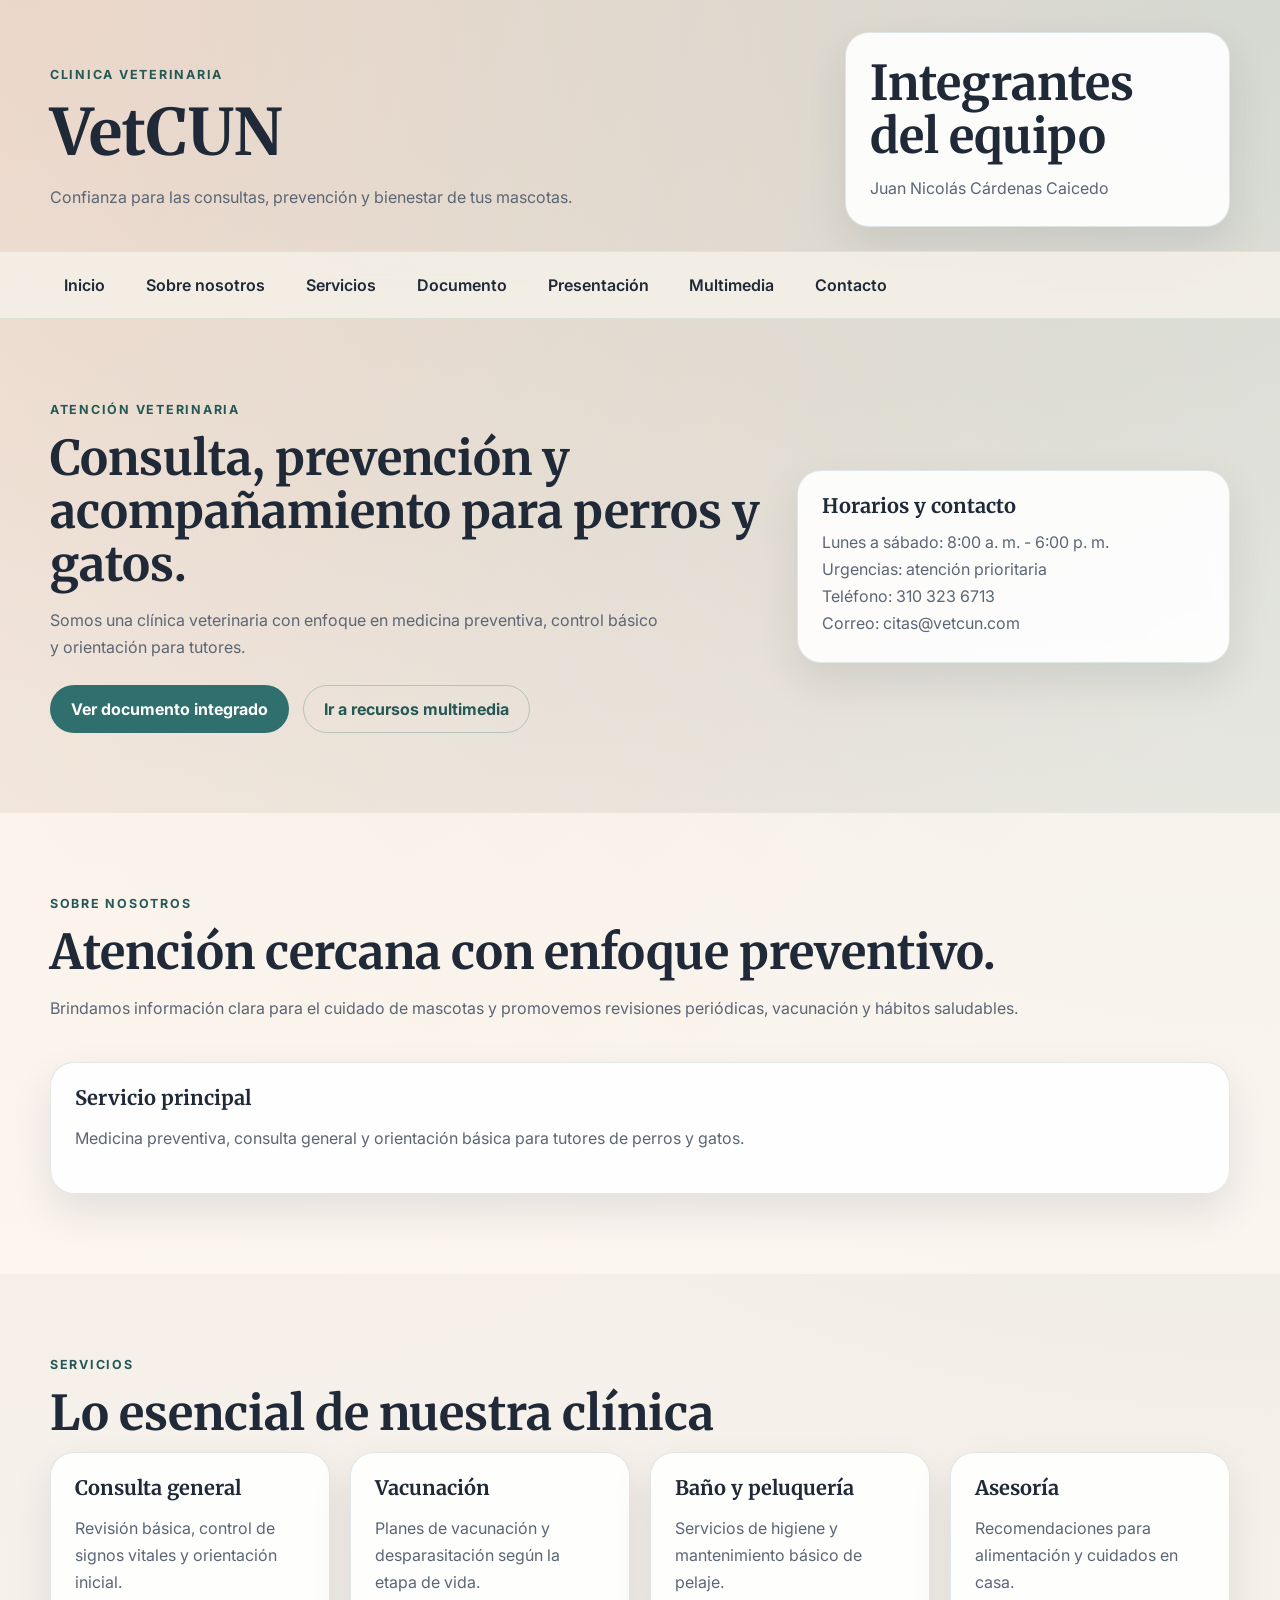
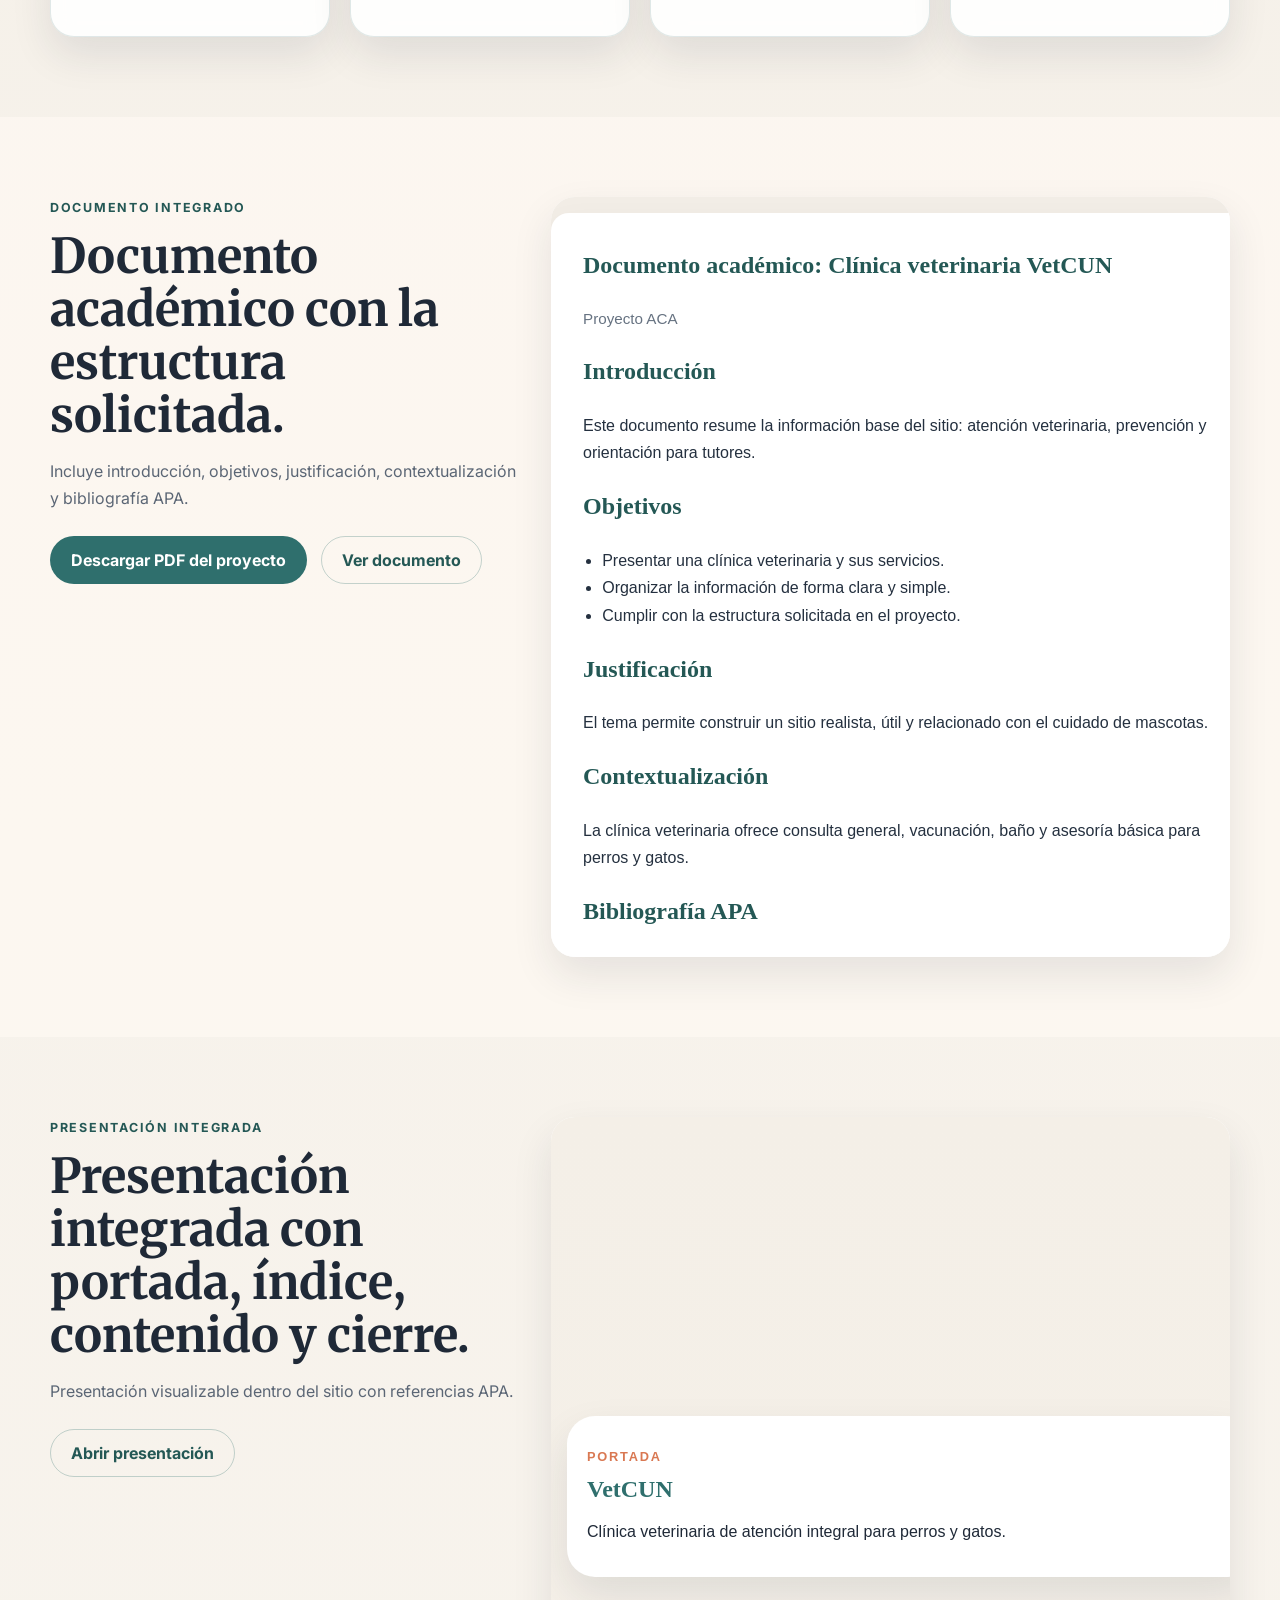
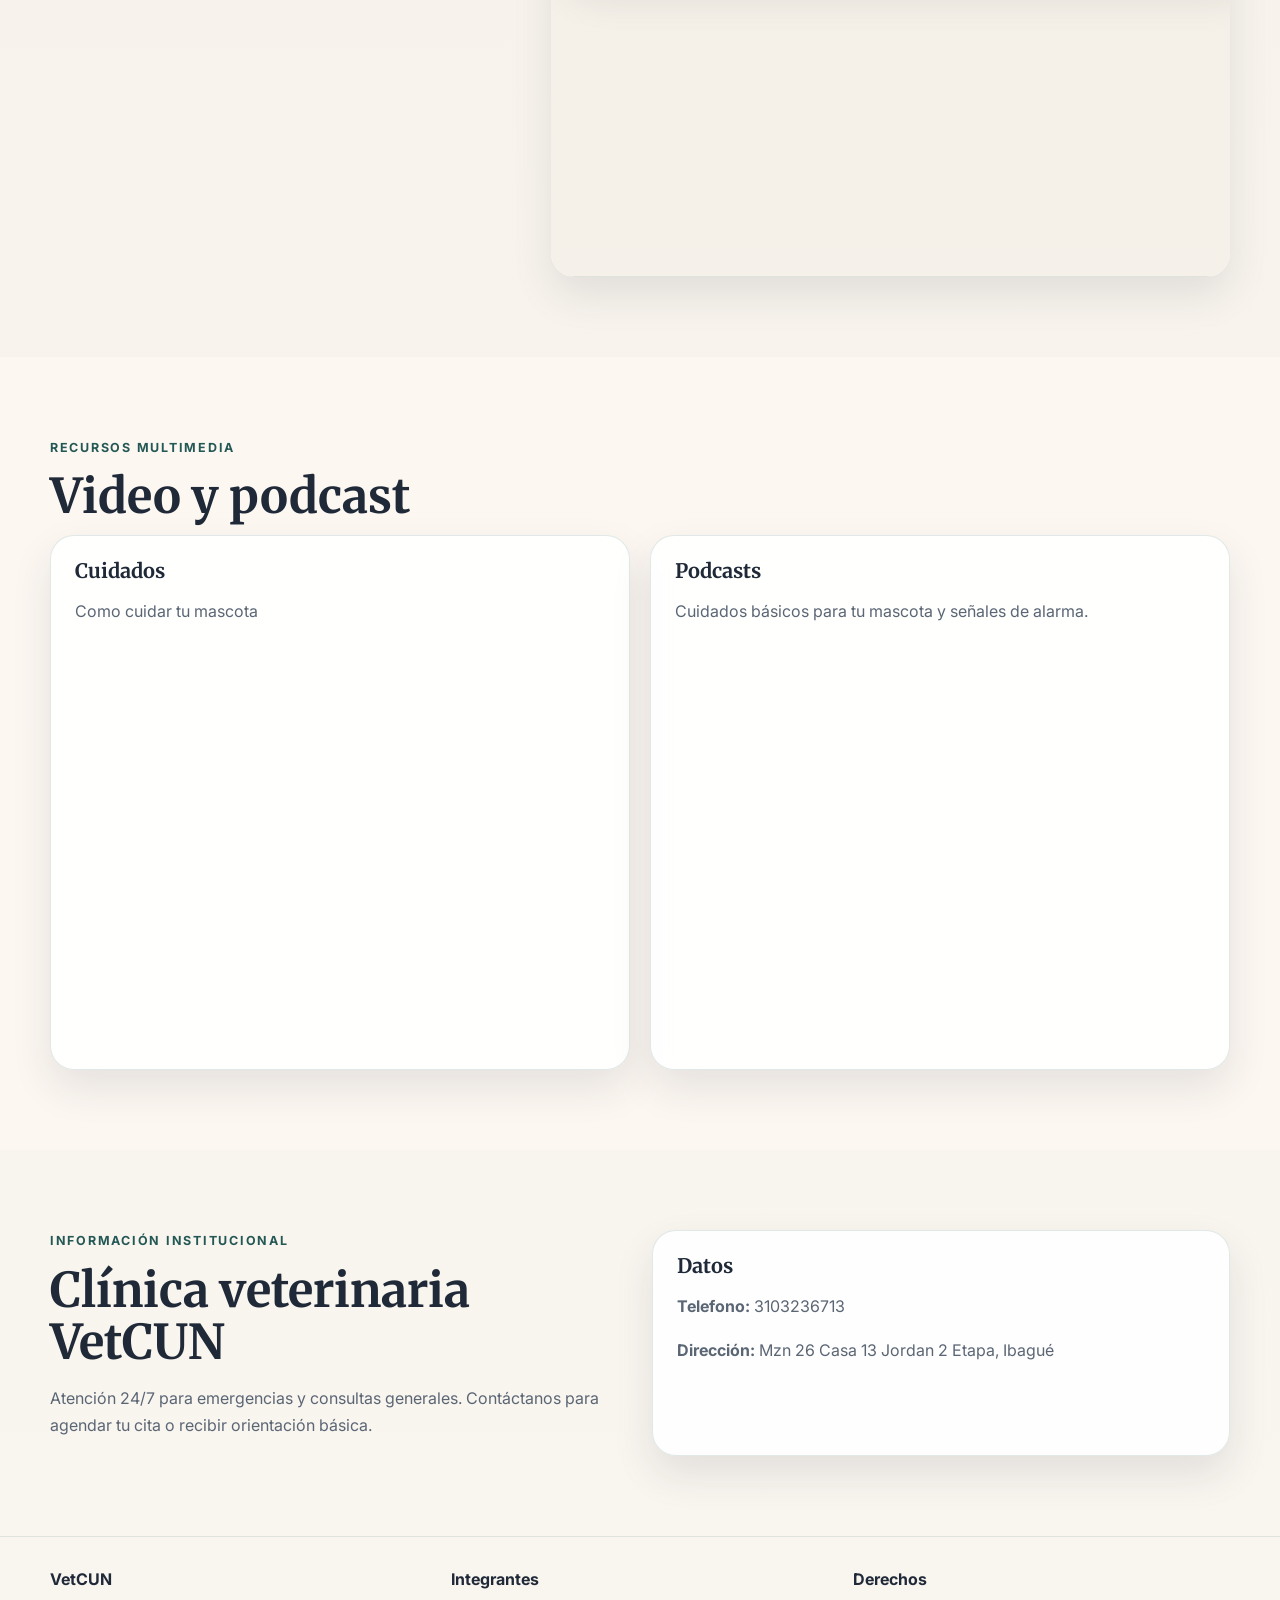
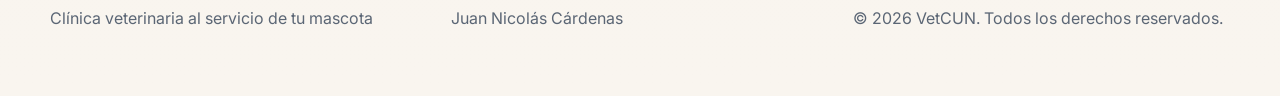
<file: index.html>
<!DOCTYPE html>
<html lang="es">
<head>
  <meta charset="UTF-8">
  <meta name="viewport" content="width=device-width, initial-scale=1.0">
  <title>VetCUN - Bienestar Veterinario</title>
  <meta name="description" content="Sitio web single page sobre bienestar y cuidado veterinario, creado como proyecto académico.">
  <link rel="preconnect" href="https://fonts.googleapis.com">
  <link rel="preconnect" href="https://fonts.gstatic.com" crossorigin>
  <link href="https://fonts.googleapis.com/css2?family=Inter:wght@400;500;600;700;800&family=Merriweather:wght@700;900&display=swap" rel="stylesheet">
  <link rel="stylesheet" href="styles.css">
</head>
<body>
  <a class="skip-link" href="#contenido">Saltar al contenido principal</a>

  <header class="site-header">
    <div class="container header-grid">
      <div>
        <p class="eyebrow">CLINICA VETERINARIA</p>
        <h1>VetCUN</h1>
        <p class="header-subtitle">Confianza para las consultas, prevención y bienestar de tus mascotas.</p>
      </div>

      <div class="team-card">
        <h2>Integrantes del equipo</h2>
        <ul>
          <li>Juan Nicolás Cárdenas Caicedo</li>
        </ul>
      </div>
    </div>

    <nav class="site-nav" aria-label="Navegación principal">
      <div class="container nav-inner">
        <a href="#inicio">Inicio</a>
        <a href="#sobre">Sobre nosotros</a>
        <a href="#servicios">Servicios</a>
        <a href="#documento">Documento</a>
        <a href="#presentacion">Presentación</a>
        <a href="#multimedia">Multimedia</a>
        <a href="#contacto">Contacto</a>
      </div>
    </nav>
  </header>

  <main id="contenido">
    <section id="inicio" class="hero section">
      <div class="container hero-grid">
        <div class="hero-copy">
          <p class="section-label">Atención veterinaria</p>
          <h2>Consulta, prevención y acompañamiento para perros y gatos.</h2>
          <p>
            Somos una clínica veterinaria con enfoque en medicina preventiva, control básico y orientación para tutores.
          </p>
          <div class="hero-actions">
            <a class="button button-primary" href="#documento">Ver documento integrado</a>
            <a class="button button-secondary" href="#multimedia">Ir a recursos multimedia</a>
          </div>
        </div>

        <aside class="hero-panel" aria-label="Resumen del proyecto">
          <h3>Horarios y contacto</h3>
          <ul>
            <li>Lunes a sábado: 8:00 a. m. - 6:00 p. m.</li>
            <li>Urgencias: atención prioritaria</li>
            <li>Teléfono: 310 323 6713</li>
            <li>Correo: citas@vetcun.com</li>
          </ul>
        </aside>
      </div>
    </section>

    <section id="sobre" class="section section-alt">
      <div class="container two-column">
        <div>
          <p class="section-label">Sobre nosotros</p>
          <h2>Atención cercana con enfoque preventivo.</h2>
          <p>
            Brindamos información clara para el cuidado de mascotas y promovemos revisiones periódicas, vacunación
            y hábitos saludables.
          </p>
        </div>
        <div class="info-card">
          <h3>Servicio principal</h3>
          <p>
            Medicina preventiva, consulta general y orientación básica para tutores de perros y gatos.
          </p>
        </div>
      </div>
    </section>

    <section id="servicios" class="section">
      <div class="container">
        <p class="section-label">Servicios</p>
        <h2>Lo esencial de nuestra clínica</h2>
        <div class="cards-grid compact-grid">
          <article class="card">
            <h3>Consulta general</h3>
            <p>Revisión básica, control de signos vitales y orientación inicial.</p>
          </article>
          <article class="card">
            <h3>Vacunación</h3>
            <p>Planes de vacunación y desparasitación según la etapa de vida.</p>
          </article>
          <article class="card">
            <h3>Baño y peluquería</h3>
            <p>Servicios de higiene y mantenimiento básico de pelaje.</p>
          </article>
          <article class="card">
            <h3>Asesoría</h3>
            <p>Recomendaciones para alimentación y cuidados en casa.</p>
          </article>
        </div>
      </div>
    </section>

    <section id="documento" class="section section-alt">
      <div class="container embedded-layout">
        <div>
          <p class="section-label">Documento integrado</p>
          <h2>Documento académico con la estructura solicitada.</h2>
          <p>
            Incluye introducción, objetivos, justificación, contextualización y bibliografía APA.
          </p>
          <div class="resource-actions">
            <a class="button button-primary" href="Página web proyecto ACA.pdf" download>Descargar PDF del proyecto</a>
            <a class="button button-secondary" href="documento-academico.html" target="_blank" rel="noopener noreferrer">Ver documento</a>
          </div>
        </div>
        <iframe title="Documento académico integrado" src="documento-academico.html"></iframe>
      </div>
    </section>

    <section id="presentacion" class="section">
      <div class="container embedded-layout alternate">
        <div>
          <p class="section-label">Presentación integrada</p>
          <h2>Presentación integrada con portada, índice, contenido y cierre.</h2>
          <p>
            Presentación visualizable dentro del sitio con referencias APA.
          </p>
          <div class="resource-actions">
            <a class="button button-secondary" href="presentacion.html" target="_blank" rel="noopener noreferrer">Abrir presentación</a>
          </div>
        </div>
        <iframe title="Presentación integrada" src="presentacion.html"></iframe>
      </div>
    </section>

    <section id="multimedia" class="section section-alt">
      <div class="container">
        <p class="section-label">Recursos multimedia</p>
        <h2>Video y podcast</h2>
        <div class="media-grid">
          <article class="media-card">
            <h3>Cuidados</h3>
            <p>Como cuidar tu mascota</p>
            <div class="video-wrapper">
              <iframe
                src="https://www.youtube.com/embed/CXzvdh4S7lk?si=jl5wc9fbbXl7BGQt"
                title="Video sobre cuidado veterinario"
                allow="accelerometer; autoplay; clipboard-write; encrypted-media; gyroscope; picture-in-picture"
                allowfullscreen></iframe>
            </div>
          </article>

          <article class="media-card">
            <h3>Podcasts</h3>
            <p>Cuidados básicos para tu mascota y señales de alarma.</p>
            <!-- <audio controls preload="none">
              <source src="https://www.soundhelix.com/examples/mp3/SoundHelix-Song-1.mp3" type="audio/mpeg">
              Tu navegador no soporta el elemento de audio.
            </audio> -->
            <iframe src="https://www.ivoox.com/player_es_podcast_835441_zp_1.html" width="100%" height="400" frameborder="0" allowfullscreen="" scrolling="no" loading="lazy"></iframe>
            <!-- <button class="button button-primary podcast-button" type="button" data-modal-open>Escuchar podcast</button> -->
          </article>
        </div>
      </div>
    </section>

    <section id="contacto" class="section">
      <div class="container contact-grid">
        <div>
          <p class="section-label">Información institucional</p>
          <h2>Clínica veterinaria VetCUN</h2>
          <p>
            Atención 24/7 para emergencias y consultas generales. Contáctanos para agendar tu cita o recibir orientación básica.
          </p>
        </div>
        <div class="info-card">
          <h3>Datos</h3>
          <p><strong>Telefono:</strong> 3103236713</p>
          <p><strong>Dirección:</strong> Mzn 26 Casa 13 Jordan 2 Etapa, Ibagué</p>
        </div>
      </div>
    </section>
  </main>

  <footer class="site-footer">
    <div class="container footer-grid">
      <div>
        <strong>VetCUN</strong>
        <p>Clínica veterinaria al servicio de tu mascota</p>
      </div>
      <div>
        <strong>Integrantes</strong>
        <p>Juan Nicolás Cárdenas</p>
      </div>
      <div>
        <strong>Derechos</strong>
        <p>© 2026 VetCUN. Todos los derechos reservados.</p>
      </div>
    </div>
  </footer>

  <dialog class="modal" id="podcast-modal" aria-labelledby="podcast-modal-title">
    <form method="dialog" class="modal-backdrop">
      <button class="sr-only" value="cancel" aria-label="Cerrar ventana">Cerrar</button>
    </form>
    <div class="modal-dialog">
      <button class="modal-close" type="submit" formmethod="dialog" value="cancel" aria-label="Cerrar ventana">×</button>
      <h2 id="podcast-modal-title">Contexto del podcast</h2>
      <p>
        El podcast resume recomendaciones prácticas sobre alimentación, higiene, vacunación y observación diaria
        para mejorar la calidad de vida de perros y gatos.
      </p>
      <p>
        Puedes usarlo como apoyo oral durante la exposición del proyecto o reemplazar el enlace por una grabación propia.
      </p>
    </div>
  </dialog>

  <script src="script.js"></script>
</body>
</html>
</file>
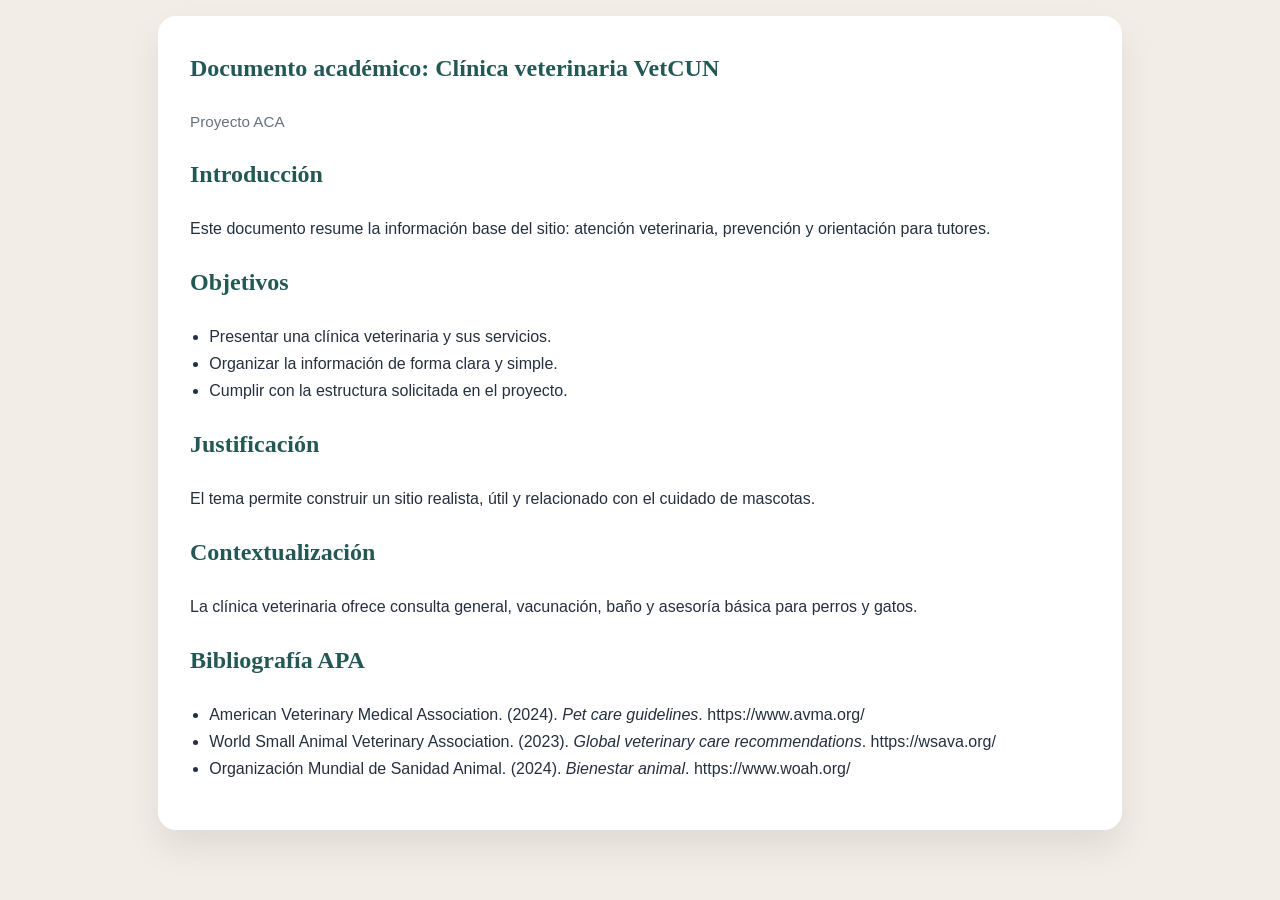
<file: documento-academico.html>
<!DOCTYPE html>
<html lang="es">
<head>
  <meta charset="UTF-8">
  <meta name="viewport" content="width=device-width, initial-scale=1.0">
  <title>Documento académico - VetCUN</title>
  <style>
    body {
      font-family: Arial, sans-serif;
      margin: 0;
      background: #f2ede6;
      color: #24303f;
      line-height: 1.7;
    }

    .page {
      width: min(900px, calc(100% - 2rem));
      margin: 1rem auto;
      background: white;
      padding: 2rem;
      border-radius: 18px;
      box-shadow: 0 18px 35px rgba(0, 0, 0, 0.08);
    }

    h1, h2 {
      font-family: Georgia, serif;
      color: #245855;
    }

    h1 {
      margin-top: 0;
    }

    .meta {
      color: #667281;
      font-size: 0.95rem;
    }

    ul {
      padding-left: 1.2rem;
    }

    a {
      color: #2f6f6d;
    }
  </style>
</head>
<body>
  <article class="page">
    <h1>Documento académico: Clínica veterinaria VetCUN</h1>
    <p class="meta">Proyecto ACA</p>

    <h2>Introducción</h2>
    <p>
      Este documento resume la información base del sitio: atención veterinaria, prevención y orientación para tutores.
    </p>

    <h2>Objetivos</h2>
    <ul>
      <li>Presentar una clínica veterinaria y sus servicios.</li>
      <li>Organizar la información de forma clara y simple.</li>
      <li>Cumplir con la estructura solicitada en el proyecto.</li>
    </ul>

    <h2>Justificación</h2>
    <p>
      El tema permite construir un sitio realista, útil y relacionado con el cuidado de mascotas.
    </p>

    <h2>Contextualización</h2>
    <p>
      La clínica veterinaria ofrece consulta general, vacunación, baño y asesoría básica para perros y gatos.
    </p>

    <h2>Bibliografía APA</h2>
    <ul>
      <li>American Veterinary Medical Association. (2024). <em>Pet care guidelines</em>. https://www.avma.org/</li>
      <li>World Small Animal Veterinary Association. (2023). <em>Global veterinary care recommendations</em>. https://wsava.org/</li>
      <li>Organización Mundial de Sanidad Animal. (2024). <em>Bienestar animal</em>. https://www.woah.org/</li>
    </ul>
  </article>
</body>
</html>
</file>
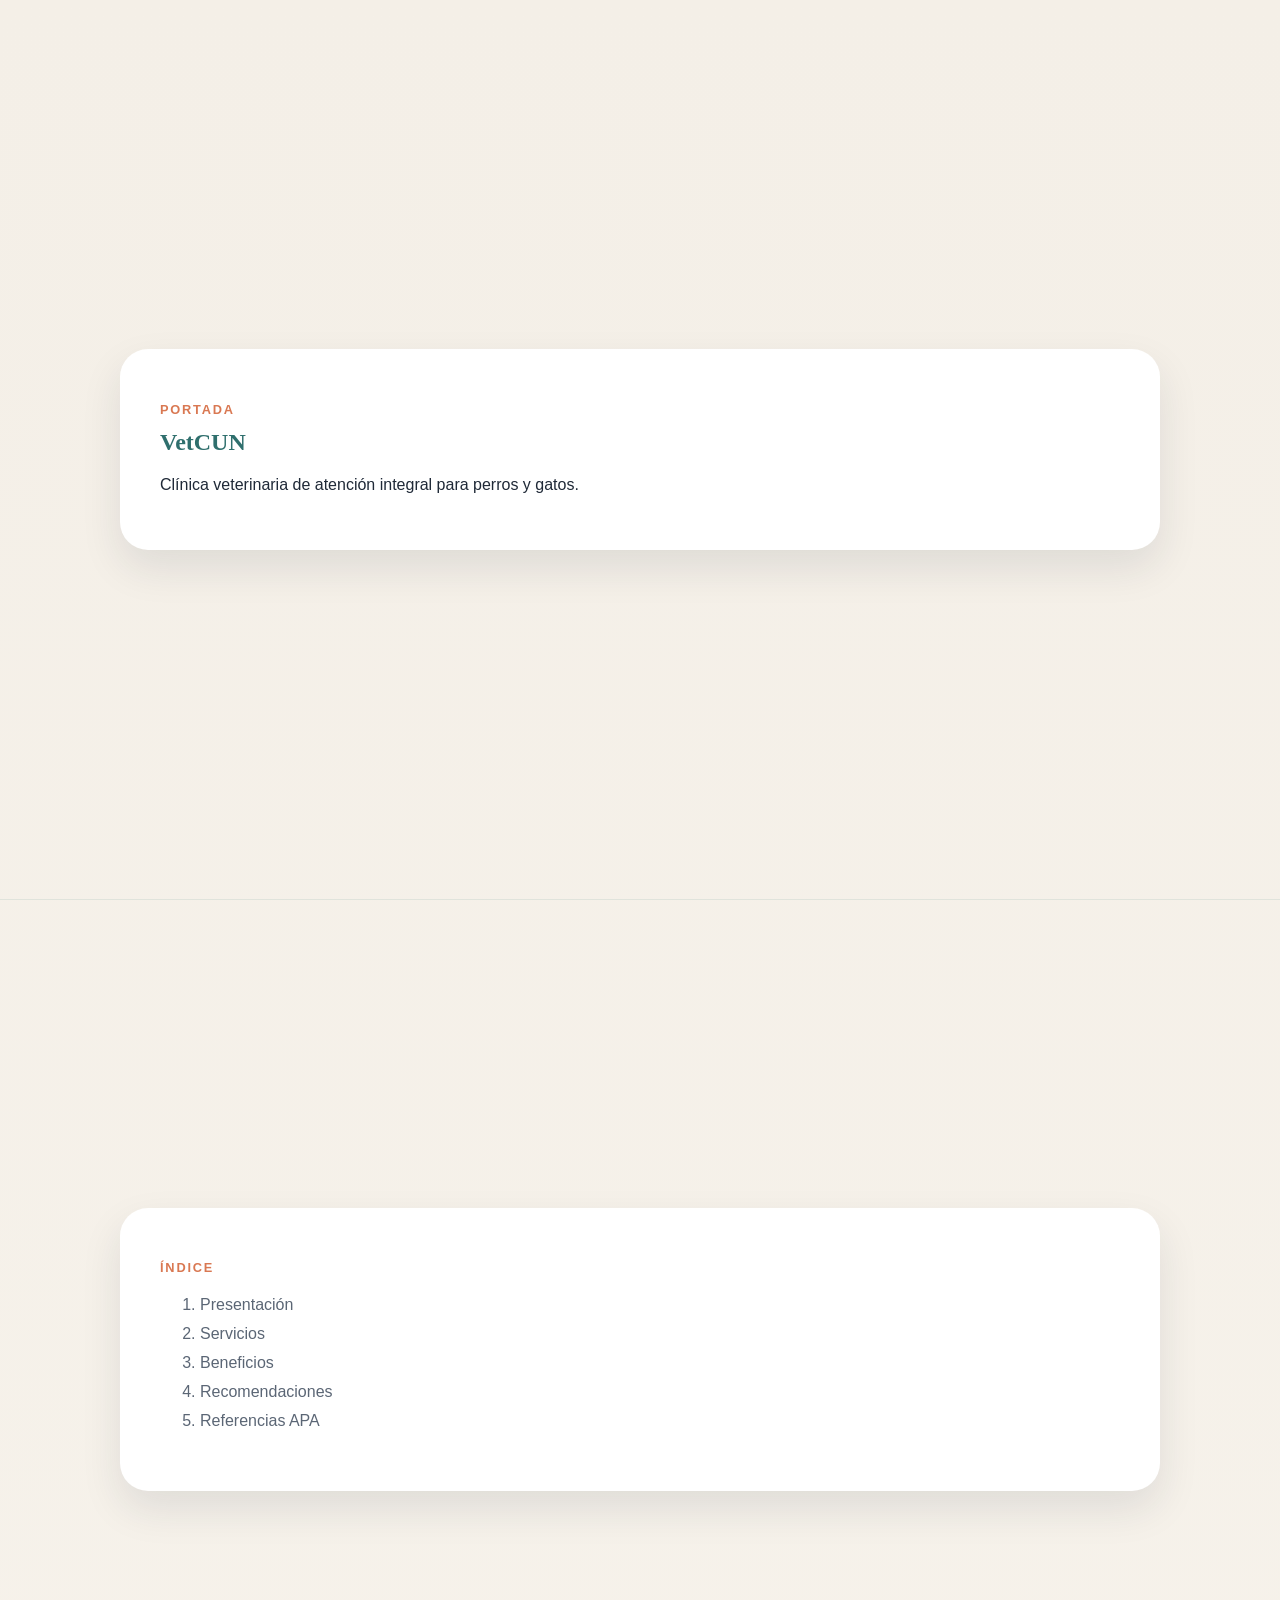
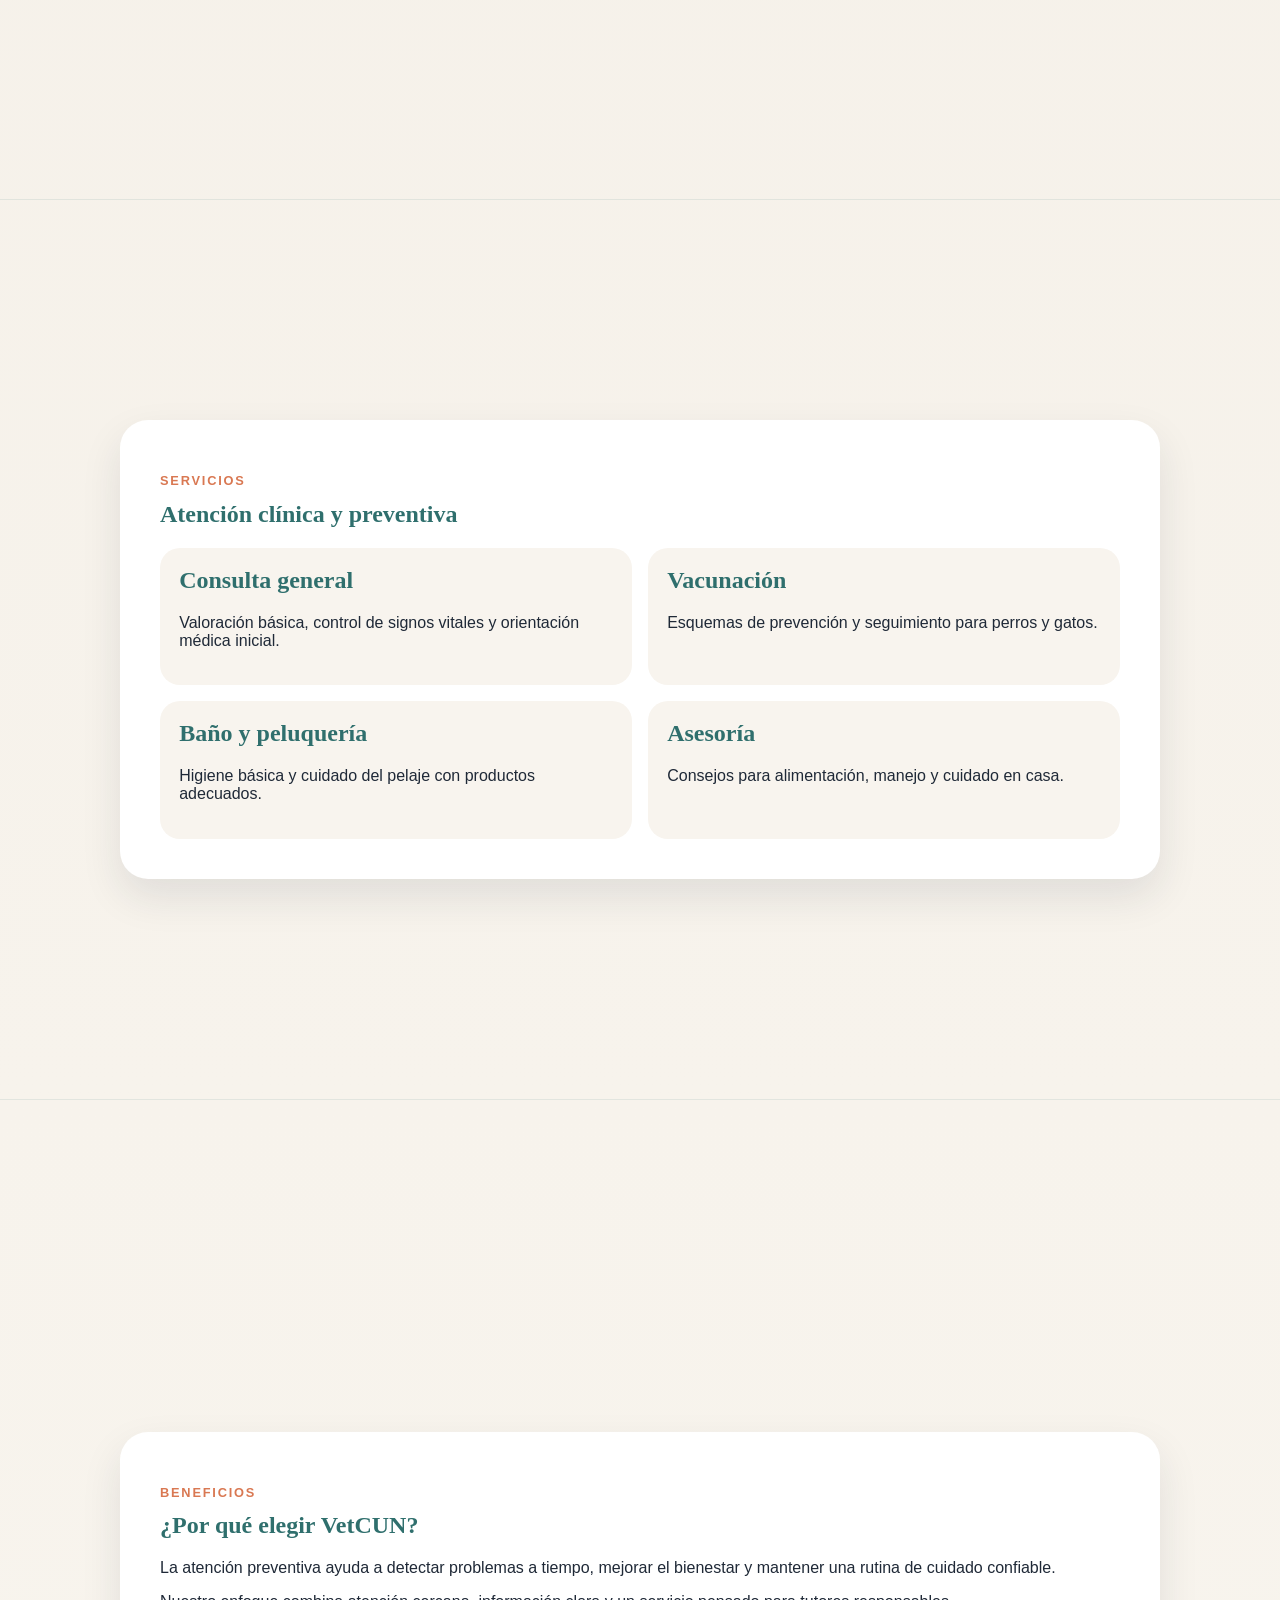
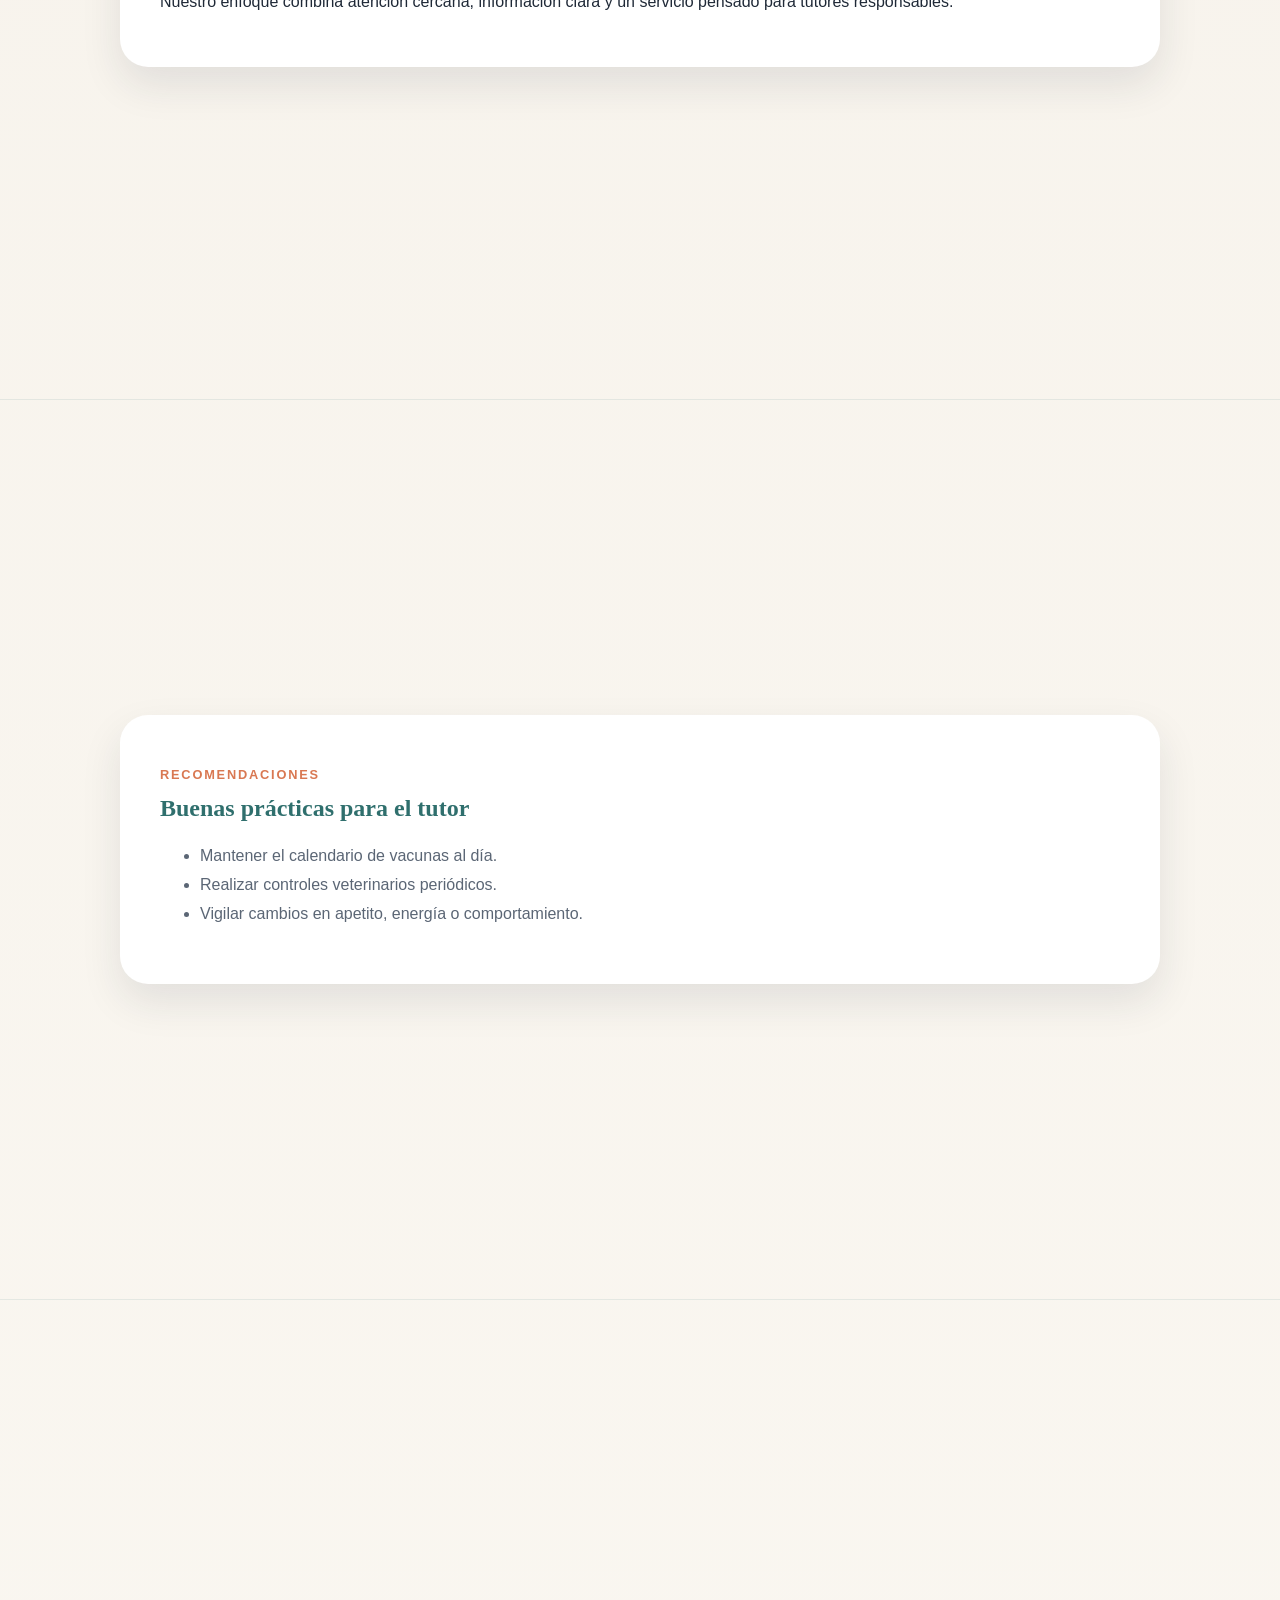
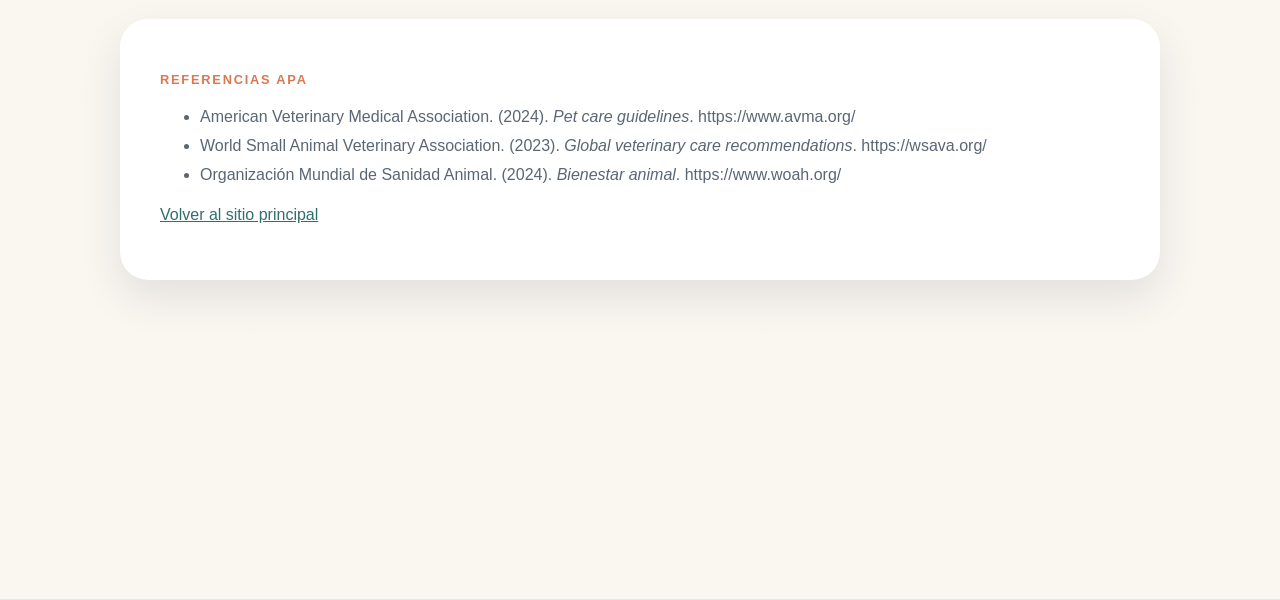
<file: presentacion.html>
<!DOCTYPE html>
<html lang="es">
<head>
  <meta charset="UTF-8">
  <meta name="viewport" content="width=device-width, initial-scale=1.0">
  <title>Presentación - VetCUN</title>
  <style>
    :root {
      --bg: #f4efe7;
      --panel: #ffffff;
      --primary: #2f6f6d;
      --accent: #d97852;
      --text: #1f2937;
      --muted: #5b6675;
    }

    body {
      margin: 0;
      font-family: Arial, sans-serif;
      color: var(--text);
      background: linear-gradient(180deg, var(--bg), #faf7f1);
    }

    .slide {
      min-height: 100vh;
      display: grid;
      align-items: center;
      padding: 3rem;
      box-sizing: border-box;
      border-bottom: 1px solid rgba(47, 111, 109, 0.1);
    }

    .card {
      width: min(960px, 100%);
      margin: 0 auto;
      background: var(--panel);
      border-radius: 28px;
      padding: 2.5rem;
      box-shadow: 0 18px 40px rgba(31, 41, 55, 0.1);
    }

    h1, h2 {
      font-family: Georgia, serif;
      color: var(--primary);
      margin-top: 0;
    }

    .tag {
      text-transform: uppercase;
      letter-spacing: 0.14em;
      font-size: 0.8rem;
      color: var(--accent);
      font-weight: 700;
    }

    ol, ul {
      line-height: 1.8;
      color: var(--muted);
    }

    .grid {
      display: grid;
      grid-template-columns: repeat(2, minmax(0, 1fr));
      gap: 1rem;
    }

    .panel {
      background: #f8f4ee;
      border-radius: 20px;
      padding: 1.2rem;
    }

    a {
      color: var(--primary);
    }

    @media (max-width: 720px) {
      .slide {
        padding: 1rem;
      }

      .card,
      .grid {
        padding: 1.25rem;
        grid-template-columns: 1fr;
      }
    }
  </style>
</head>
<body>
  <section class="slide">
    <div class="card">
      <p class="tag">Portada</p>
      <h1>VetCUN</h1>
      <p>Clínica veterinaria de atención integral para perros y gatos.</p>
    </div>
  </section>

  <section class="slide">
    <div class="card">
      <p class="tag">Índice</p>
      <ol>
        <li>Presentación</li>
        <li>Servicios</li>
        <li>Beneficios</li>
        <li>Recomendaciones</li>
        <li>Referencias APA</li>
      </ol>
    </div>
  </section>

  <section class="slide">
    <div class="card">
      <p class="tag">Servicios</p>
      <h2>Atención clínica y preventiva</h2>
      <div class="grid">
        <div class="panel">
          <h2>Consulta general</h2>
          <p>Valoración básica, control de signos vitales y orientación médica inicial.</p>
        </div>
        <div class="panel">
          <h2>Vacunación</h2>
          <p>Esquemas de prevención y seguimiento para perros y gatos.</p>
        </div>
        <div class="panel">
          <h2>Baño y peluquería</h2>
          <p>Higiene básica y cuidado del pelaje con productos adecuados.</p>
        </div>
        <div class="panel">
          <h2>Asesoría</h2>
          <p>Consejos para alimentación, manejo y cuidado en casa.</p>
        </div>
      </div>
    </div>
  </section>

  <section class="slide">
    <div class="card">
      <p class="tag">Beneficios</p>
      <h2>¿Por qué elegir VetCUN?</h2>
      <p>
        La atención preventiva ayuda a detectar problemas a tiempo, mejorar el bienestar y mantener una rutina de cuidado confiable.
      </p>
      <p>
        Nuestro enfoque combina atención cercana, información clara y un servicio pensado para tutores responsables.
      </p>
    </div>
  </section>

  <section class="slide">
    <div class="card">
      <p class="tag">Recomendaciones</p>
      <h2>Buenas prácticas para el tutor</h2>
      <ul>
        <li>Mantener el calendario de vacunas al día.</li>
        <li>Realizar controles veterinarios periódicos.</li>
        <li>Vigilar cambios en apetito, energía o comportamiento.</li>
      </ul>
    </div>
  </section>

  <section class="slide">
    <div class="card">
      <p class="tag">Referencias APA</p>
      <ul>
        <li>American Veterinary Medical Association. (2024). <em>Pet care guidelines</em>. https://www.avma.org/</li>
        <li>World Small Animal Veterinary Association. (2023). <em>Global veterinary care recommendations</em>. https://wsava.org/</li>
        <li>Organización Mundial de Sanidad Animal. (2024). <em>Bienestar animal</em>. https://www.woah.org/</li>
      </ul>
      <p><a href="index.html">Volver al sitio principal</a></p>
    </div>
  </section>
</body>
</html>
</file>
<file: styles.css>
:root {
  color-scheme: light;
  --bg: #f4efe7;
  --bg-alt: #fffaf3;
  --surface: rgba(255, 255, 255, 0.9);
  --surface-strong: #ffffff;
  --text: #1f2937;
  --muted: #5b6675;
  --primary: #2f6f6d;
  --primary-dark: #245855;
  --accent: #d97852;
  --border: rgba(47, 111, 109, 0.15);
  --shadow: 0 18px 40px rgba(31, 41, 55, 0.1);
  --radius: 24px;
  --max-width: 1180px;
}

* {
  box-sizing: border-box;
}

html {
  scroll-behavior: smooth;
}

body {
  margin: 0;
  font-family: 'Inter', sans-serif;
  color: var(--text);
  background:
    radial-gradient(circle at top left, rgba(217, 120, 82, 0.18), transparent 28%),
    radial-gradient(circle at top right, rgba(47, 111, 109, 0.16), transparent 30%),
    linear-gradient(180deg, var(--bg) 0%, #f9f5ef 100%);
}

img, iframe {
  max-width: 100%;
}

iframe {
  border: 0;
}

.container {
  width: min(100% - 2rem, var(--max-width));
  margin: 0 auto;
}

.skip-link {
  position: absolute;
  left: -999px;
  top: 1rem;
  background: var(--primary);
  color: white;
  padding: 0.75rem 1rem;
  border-radius: 999px;
  z-index: 999;
}

.skip-link:focus {
  left: 1rem;
}

.sr-only {
  position: absolute;
  width: 1px;
  height: 1px;
  padding: 0;
  margin: -1px;
  overflow: hidden;
  clip: rect(0, 0, 0, 0);
  white-space: nowrap;
  border: 0;
}

.site-header {
  padding: 2rem 0 0;
}

.header-grid,
.hero-grid,
.two-column,
.embedded-layout,
.contact-grid,
.footer-grid {
  display: grid;
  gap: 1.5rem;
}

.header-grid {
  grid-template-columns: 2fr 1fr;
  align-items: end;
  padding-bottom: 1.5rem;
}

.eyebrow,
.section-label {
  margin: 0 0 0.75rem;
  text-transform: uppercase;
  letter-spacing: 0.14em;
  font-size: 0.78rem;
  font-weight: 700;
  color: var(--primary-dark);
}

h1,
h2,
h3 {
  margin: 0 0 0.75rem;
  line-height: 1.1;
  font-family: 'Merriweather', serif;
}

h1 {
  font-size: clamp(2.4rem, 5vw, 4.5rem);
}

h2 {
  font-size: clamp(1.8rem, 4vw, 3rem);
}

h3 {
  font-size: 1.25rem;
}

p,
li {
  color: var(--muted);
  line-height: 1.7;
}

.team-card,
.card,
.info-card,
.hero-panel,
.media-card,
.modal-dialog {
  background: var(--surface);
  border: 1px solid var(--border);
  border-radius: var(--radius);
  box-shadow: var(--shadow);
  backdrop-filter: blur(10px);
}

.team-card,
.card,
.info-card,
.hero-panel,
.media-card {
  padding: 1.5rem;
}

.team-card ul,
.hero-panel ul {
  margin: 0;
  padding: 0;
  list-style: none;
}

.header-subtitle {
  max-width: 42rem;
}

.site-nav {
  position: sticky;
  top: 0;
  z-index: 40;
  background: rgba(244, 239, 231, 0.92);
  border-top: 1px solid rgba(47, 111, 109, 0.1);
  border-bottom: 1px solid rgba(47, 111, 109, 0.1);
  backdrop-filter: blur(12px);
}

.nav-inner {
  display: flex;
  flex-wrap: wrap;
  gap: 0.75rem;
  padding: 0.9rem 0;
}

.nav-inner a {
  color: var(--text);
  text-decoration: none;
  font-weight: 600;
  padding: 0.55rem 0.9rem;
  border-radius: 999px;
}

.nav-inner a:hover,
.nav-inner a:focus {
  background: rgba(47, 111, 109, 0.12);
  color: var(--primary-dark);
}

.section {
  padding: 5rem 0;
}

.section-alt {
  background: rgba(255, 250, 243, 0.68);
}

.hero-grid {
  grid-template-columns: 1.5fr 0.9fr;
  align-items: center;
}

.hero-copy p {
  max-width: 38rem;
}

.hero-actions,
.resource-actions {
  display: flex;
  flex-wrap: wrap;
  gap: 0.9rem;
  margin-top: 1.5rem;
}

.button {
  display: inline-flex;
  align-items: center;
  justify-content: center;
  min-height: 48px;
  padding: 0.8rem 1.25rem;
  border-radius: 999px;
  border: 1px solid transparent;
  text-decoration: none;
  font-weight: 700;
  cursor: pointer;
}

.button-primary {
  background: var(--primary);
  color: white;
}

.button-primary:hover,
.button-primary:focus {
  background: var(--primary-dark);
}

.button-secondary {
  background: transparent;
  color: var(--primary-dark);
  border-color: rgba(47, 111, 109, 0.28);
}

.button-secondary:hover,
.button-secondary:focus {
  background: rgba(47, 111, 109, 0.08);
}

.cards-grid,
.media-grid {
  display: grid;
  grid-template-columns: repeat(4, 1fr);
  gap: 1.25rem;
}

.embedded-layout {
  grid-template-columns: 0.95fr 1.35fr;
  align-items: stretch;
}

.embedded-layout iframe {
  width: 100%;
  min-height: 760px;
  border-radius: var(--radius);
  background: white;
  box-shadow: var(--shadow);
}

.media-grid {
  grid-template-columns: repeat(2, 1fr);
}

.video-wrapper {
  margin-top: 1rem;
  position: relative;
  padding-top: 56.25%;
  border-radius: 18px;
  overflow: hidden;
}

.video-wrapper iframe {
  position: absolute;
  inset: 0;
  width: 100%;
  height: 100%;
}

audio {
  width: 100%;
  margin-top: 1rem;
  margin-bottom: 1rem;
}

.contact-grid,
.footer-grid {
  grid-template-columns: repeat(2, 1fr);
}

.site-footer {
  padding: 2rem 0 3rem;
  border-top: 1px solid rgba(47, 111, 109, 0.12);
}

.footer-grid {
  grid-template-columns: repeat(3, 1fr);
}

.modal {
  position: fixed;
  inset: 0;
  display: none;
  align-items: center;
  justify-content: center;
  padding: 1.25rem;
  z-index: 100;
  border: 0;
  background: transparent;
}

.modal[open] {
  display: flex;
}

.modal-backdrop {
  position: absolute;
  inset: 0;
  background: rgba(15, 23, 42, 0.5);
}

.modal-dialog {
  position: relative;
  z-index: 1;
  width: min(100%, 560px);
  padding: 1.75rem;
  background: var(--surface-strong);
  border: 1px solid var(--border);
  border-radius: var(--radius);
  box-shadow: var(--shadow);
}

.modal-close {
  position: absolute;
  top: 0.75rem;
  right: 0.75rem;
  width: 2rem;
  height: 2rem;
  border: 0;
  border-radius: 50%;
  background: rgba(47, 111, 109, 0.1);
  color: var(--primary-dark);
  font-size: 1.25rem;
  cursor: pointer;
}

@media (max-width: 980px) {
  .header-grid,
  .hero-grid,
  .two-column,
  .embedded-layout,
  .contact-grid,
  .footer-grid,
  .cards-grid,
  .media-grid {
    grid-template-columns: 1fr;
  }

  .section {
    padding: 4rem 0;
  }

  .embedded-layout iframe {
    min-height: 650px;
  }
}

@media (max-width: 640px) {
  .container {
    width: min(100% - 1.25rem, var(--max-width));
  }

  .nav-inner {
    gap: 0.4rem;
  }

  .nav-inner a,
  .button {
    width: 100%;
  }

  .hero-actions,
  .resource-actions {
    flex-direction: column;
  }

  .embedded-layout iframe {
    min-height: 560px;
  }
}
</file>
